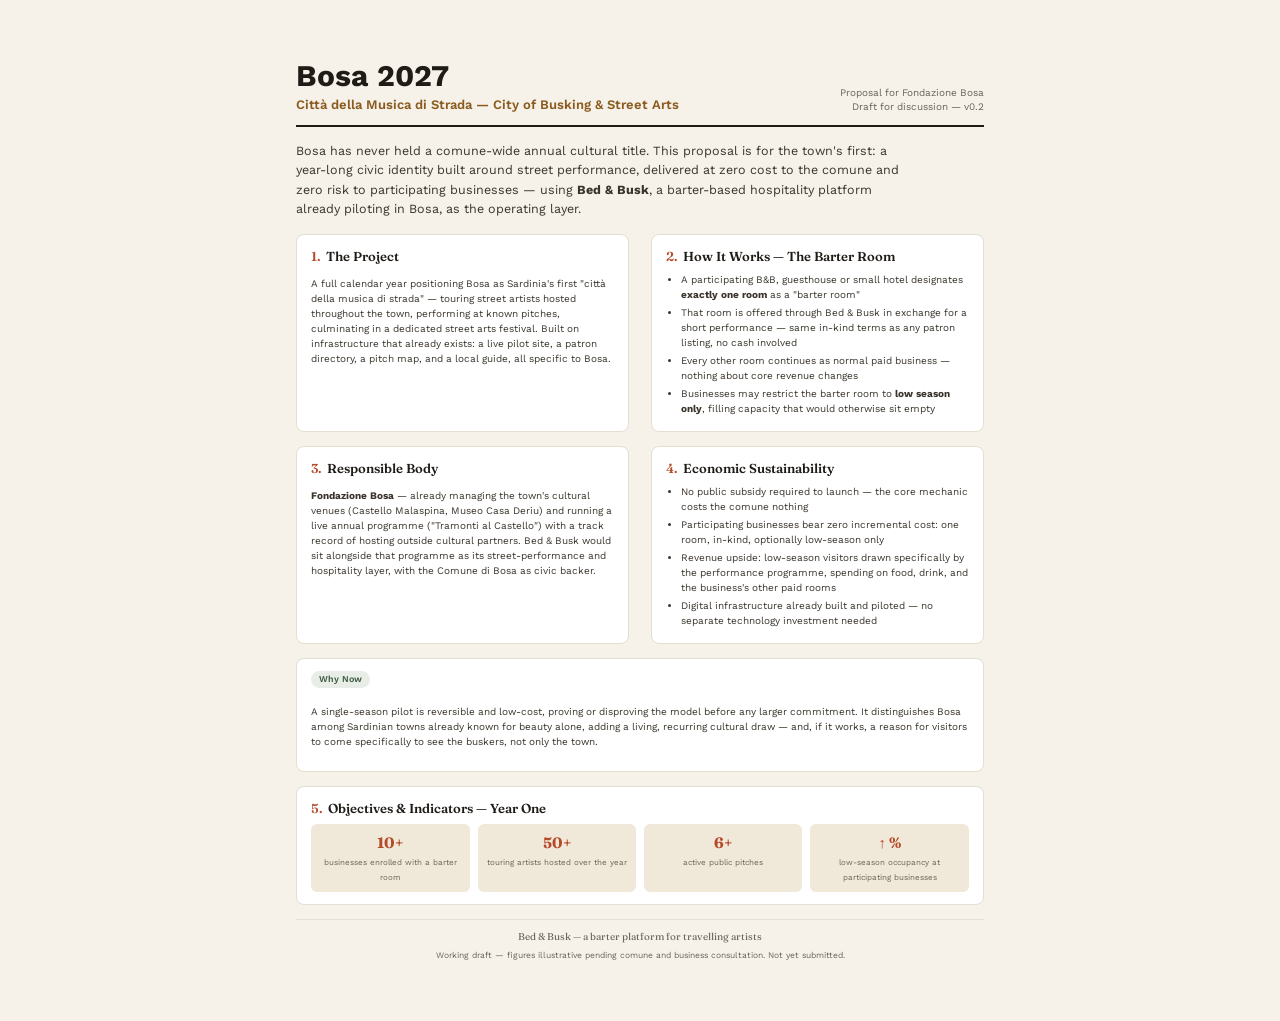
<file: bosa-2027-pitch (1).html>
<!doctype html>
<html lang="en">
<head>
<meta charset="utf-8">
<title>Bosa 2027 — City of Busking &amp; Street Arts</title>
<link rel="stylesheet" href="https://fonts.googleapis.com/css2?family=Fraunces:opsz,wght@9..144,600;9..144,700&family=Work+Sans:wght@400;500;600&display=swap">
<style>
  :root {
    --bg: #F6F2E9; --surface:#FFFFFF; --border:#E5DFD1;
    --text:#1F1B16; --text-muted:#6B6259; --text-body:#3A342C;
    --rust:#B54A2A; --rust-bg:#F0E8D8; --rust-text:#8A5A1E;
    --sage:#4C6B52; --sage-bg:#E8EEE7; --sage-text:#3E5A43;
  }
  * { box-sizing: border-box; }
  @page { size: A4; margin: 14mm; }
  body {
    margin: 0; background: var(--bg); color: var(--text);
    font-family: 'Work Sans', -apple-system, sans-serif;
    font-size: 10.5px; line-height: 1.45;
  }
  .sheet { max-width: 210mm; margin: 0 auto; padding: 16mm 14mm; background: var(--bg); }
  h1, h2, h3 { font-family: 'Fraunces', Georgia, serif; margin: 0; }
  .masthead { display:flex; justify-content:space-between; align-items:flex-end; border-bottom:2px solid var(--text); padding-bottom:10px; margin-bottom:14px; }
  .masthead .logo { font-size:13px; font-weight:700; color:var(--text-muted); }
  .title { font-size:30px; font-weight:700; line-height:1.05; }
  .subtitle { font-size:13px; color:var(--rust-text); font-weight:600; margin-top:4px; }
  .meta { font-size:10px; color:var(--text-muted); text-align:right; }
  .lede { font-size:12.5px; color:var(--text-body); line-height:1.55; margin-bottom:16px; max-width: 165mm; }
  .grid { display:grid; grid-template-columns: 1fr 1fr; gap:14px 22px; }
  .full { grid-column: 1 / -1; }
  .card { background:var(--surface); border:1px solid var(--border); border-radius:8px; padding:12px 14px; }
  .card h2 { font-size:13px; font-weight:600; margin-bottom:6px; color:var(--text); }
  .card h2 .num { color:var(--rust); margin-right:5px; }
  .card p, .card li { font-size:10px; color:var(--text-body); line-height:1.5; }
  .card ul { margin:4px 0 0; padding-left:15px; }
  .card ul li { margin-bottom:3px; }
  .tag { display:inline-block; font-size:9px; font-weight:600; padding:2px 8px; border-radius:999px; background:var(--sage-bg); color:var(--sage-text); margin-bottom:6px; }
  .indicators { display:grid; grid-template-columns:repeat(4,1fr); gap:8px; margin-top:4px; }
  .indicator { text-align:center; background:var(--rust-bg); border-radius:6px; padding:8px 4px; }
  .indicator .n { font-family:'Fraunces',serif; font-weight:700; font-size:15px; color:var(--rust); display:block; }
  .indicator .l { font-size:8px; color:var(--text-muted); }
  .footer-strap { text-align:center; margin-top:14px; padding-top:10px; border-top:1px solid var(--border); font-family:'Fraunces',serif; font-size:10px; color:var(--text-muted); }
  .draft-note { font-size:8.5px; color:var(--text-muted); text-align:center; margin-top:4px; }
</style>
</head>
<body>
<div class="sheet">

  <div class="masthead">
    <div>
      <div class="title">Bosa 2027</div>
      <div class="subtitle">Città della Musica di Strada — City of Busking &amp; Street Arts</div>
    </div>
    <div class="meta">Proposal for Fondazione Bosa<br>Draft for discussion — v0.2</div>
  </div>

  <div class="lede">
    Bosa has never held a comune-wide annual cultural title. This proposal is for the town's first: a year-long civic
    identity built around street performance, delivered at zero cost to the comune and zero risk to participating
    businesses — using <strong>Bed &amp; Busk</strong>, a barter-based hospitality platform already piloting in Bosa,
    as the operating layer.
  </div>

  <div class="grid">

    <div class="card">
      <h2><span class="num">1.</span>The Project</h2>
      <p>A full calendar year positioning Bosa as Sardinia's first "città della musica di strada" — touring street
      artists hosted throughout the town, performing at known pitches, culminating in a dedicated street arts
      festival. Built on infrastructure that already exists: a live pilot site, a patron directory, a pitch map, and
      a local guide, all specific to Bosa.</p>
    </div>

    <div class="card">
      <h2><span class="num">2.</span>How It Works — The Barter Room</h2>
      <ul>
        <li>A participating B&amp;B, guesthouse or small hotel designates <strong>exactly one room</strong> as a "barter room"</li>
        <li>That room is offered through Bed &amp; Busk in exchange for a short performance — same in-kind terms as any patron listing, no cash involved</li>
        <li>Every other room continues as normal paid business — nothing about core revenue changes</li>
        <li>Businesses may restrict the barter room to <strong>low season only</strong>, filling capacity that would otherwise sit empty</li>
      </ul>
    </div>

    <div class="card">
      <h2><span class="num">3.</span>Responsible Body</h2>
      <p><strong>Fondazione Bosa</strong> — already managing the town's cultural venues (Castello Malaspina, Museo
      Casa Deriu) and running a live annual programme ("Tramonti al Castello") with a track record of hosting
      outside cultural partners. Bed &amp; Busk would sit alongside that programme as its street-performance and
      hospitality layer, with the Comune di Bosa as civic backer.</p>
    </div>

    <div class="card">
      <h2><span class="num">4.</span>Economic Sustainability</h2>
      <ul>
        <li>No public subsidy required to launch — the core mechanic costs the comune nothing</li>
        <li>Participating businesses bear zero incremental cost: one room, in-kind, optionally low-season only</li>
        <li>Revenue upside: low-season visitors drawn specifically by the performance programme, spending on food, drink, and the business's other paid rooms</li>
        <li>Digital infrastructure already built and piloted — no separate technology investment needed</li>
      </ul>
    </div>

    <div class="card full">
      <span class="tag">Why Now</span>
      <p>A single-season pilot is reversible and low-cost, proving or disproving the model before any larger
      commitment. It distinguishes Bosa among Sardinian towns already known for beauty alone, adding a living,
      recurring cultural draw — and, if it works, a reason for visitors to come specifically to see the buskers, not
      only the town.</p>
    </div>

    <div class="card full">
      <h2><span class="num">5.</span>Objectives &amp; Indicators — Year One</h2>
      <div class="indicators">
        <div class="indicator"><span class="n">10+</span><span class="l">businesses enrolled with a barter room</span></div>
        <div class="indicator"><span class="n">50+</span><span class="l">touring artists hosted over the year</span></div>
        <div class="indicator"><span class="n">6+</span><span class="l">active public pitches</span></div>
        <div class="indicator"><span class="n">↑ %</span><span class="l">low-season occupancy at participating businesses</span></div>
      </div>
    </div>

  </div>

  <div class="footer-strap">Bed &amp; Busk — a barter platform for travelling artists</div>
  <div class="draft-note">Working draft — figures illustrative pending comune and business consultation. Not yet submitted.</div>

</div>
</body>
</html>
</file>
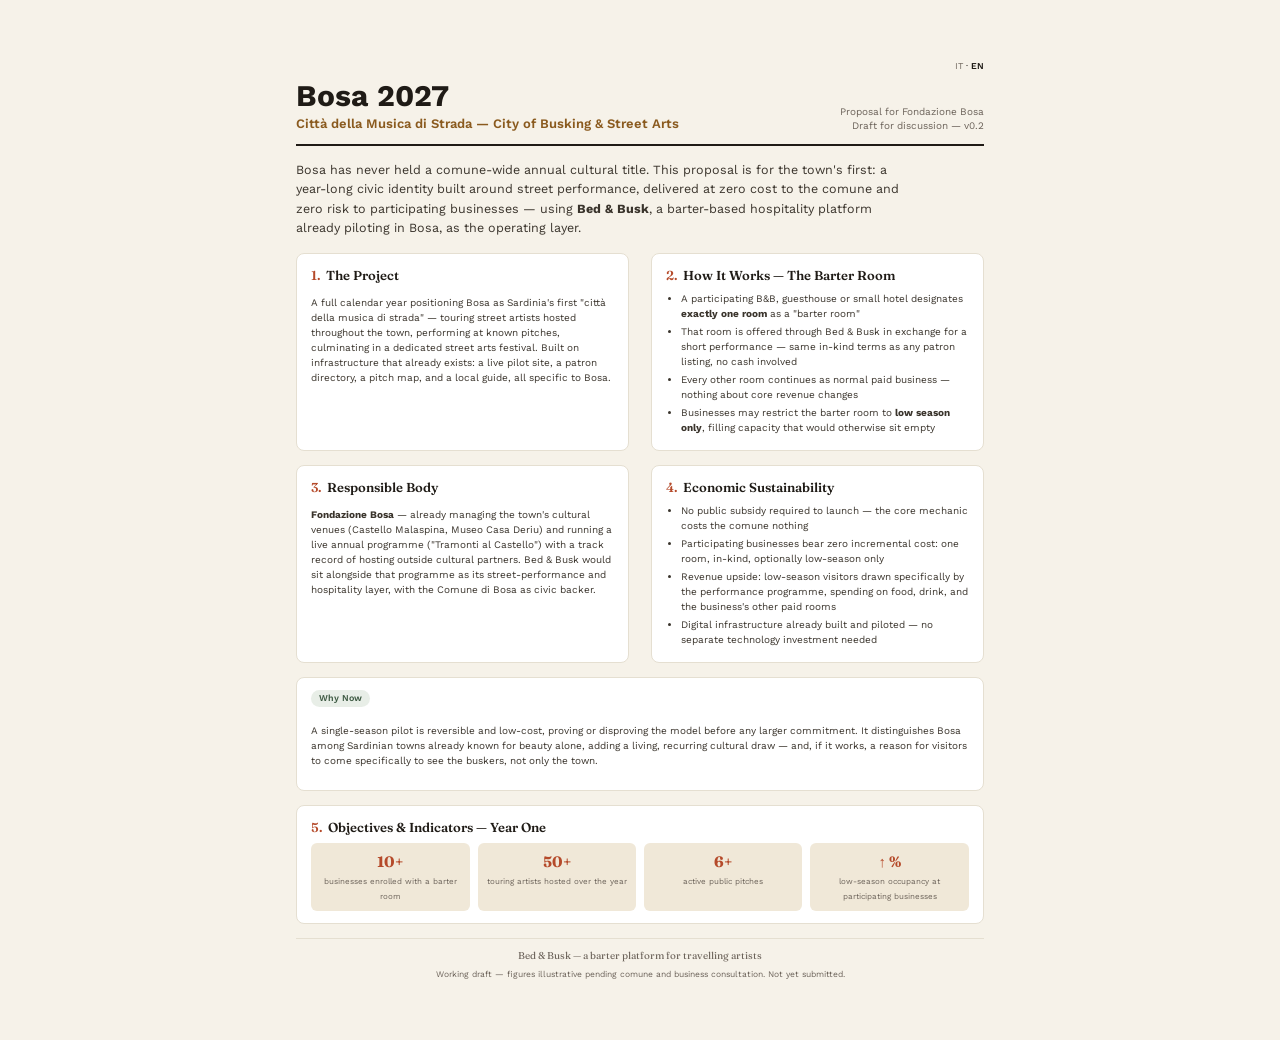
<file: bosa-2027-pitch (2).html>
<!doctype html>
<html lang="en">
<head>
<meta charset="utf-8">
<title>Bosa 2027 — City of Busking &amp; Street Arts</title>
<link rel="stylesheet" href="https://fonts.googleapis.com/css2?family=Fraunces:opsz,wght@9..144,600;9..144,700&family=Work+Sans:wght@400;500;600&display=swap">
<style>
  :root {
    --bg: #F6F2E9; --surface:#FFFFFF; --border:#E5DFD1;
    --text:#1F1B16; --text-muted:#6B6259; --text-body:#3A342C;
    --rust:#B54A2A; --rust-bg:#F0E8D8; --rust-text:#8A5A1E;
    --sage:#4C6B52; --sage-bg:#E8EEE7; --sage-text:#3E5A43;
  }
  * { box-sizing: border-box; }
  @page { size: A4; margin: 14mm; }
  body {
    margin: 0; background: var(--bg); color: var(--text);
    font-family: 'Work Sans', -apple-system, sans-serif;
    font-size: 10.5px; line-height: 1.45;
  }
  .sheet { max-width: 210mm; margin: 0 auto; padding: 16mm 14mm; background: var(--bg); }
  h1, h2, h3 { font-family: 'Fraunces', Georgia, serif; margin: 0; }
  .masthead { display:flex; justify-content:space-between; align-items:flex-end; border-bottom:2px solid var(--text); padding-bottom:10px; margin-bottom:14px; }
  .masthead .logo { font-size:13px; font-weight:700; color:var(--text-muted); }
  .title { font-size:30px; font-weight:700; line-height:1.05; }
  .subtitle { font-size:13px; color:var(--rust-text); font-weight:600; margin-top:4px; }
  .meta { font-size:10px; color:var(--text-muted); text-align:right; }
  .lede { font-size:12.5px; color:var(--text-body); line-height:1.55; margin-bottom:16px; max-width: 165mm; }
  .grid { display:grid; grid-template-columns: 1fr 1fr; gap:14px 22px; }
  .full { grid-column: 1 / -1; }
  .card { background:var(--surface); border:1px solid var(--border); border-radius:8px; padding:12px 14px; }
  .card h2 { font-size:13px; font-weight:600; margin-bottom:6px; color:var(--text); }
  .card h2 .num { color:var(--rust); margin-right:5px; }
  .card p, .card li { font-size:10px; color:var(--text-body); line-height:1.5; }
  .card ul { margin:4px 0 0; padding-left:15px; }
  .card ul li { margin-bottom:3px; }
  .tag { display:inline-block; font-size:9px; font-weight:600; padding:2px 8px; border-radius:999px; background:var(--sage-bg); color:var(--sage-text); margin-bottom:6px; }
  .indicators { display:grid; grid-template-columns:repeat(4,1fr); gap:8px; margin-top:4px; }
  .indicator { text-align:center; background:var(--rust-bg); border-radius:6px; padding:8px 4px; }
  .indicator .n { font-family:'Fraunces',serif; font-weight:700; font-size:15px; color:var(--rust); display:block; }
  .indicator .l { font-size:8px; color:var(--text-muted); }
  .footer-strap { text-align:center; margin-top:14px; padding-top:10px; border-top:1px solid var(--border); font-family:'Fraunces',serif; font-size:10px; color:var(--text-muted); }
  .draft-note { font-size:8.5px; color:var(--text-muted); text-align:center; margin-top:4px; }
  .lang-switch { text-align:right; font-size:9px; margin-bottom:6px; }
  .lang-switch a { color:var(--text-muted); text-decoration:none; }
  .lang-switch a:hover { color:var(--rust); }
  .lang-switch .current { color:var(--text); font-weight:600; }
  @media print { .lang-switch { display:none; } }
</style>
</head>
<body>
<div class="sheet">

  <div class="lang-switch"><a href="bosa-2027-pitch-it.html">IT</a> · <span class="current">EN</span></div>

  <div class="masthead">
    <div>
      <div class="title">Bosa 2027</div>
      <div class="subtitle">Città della Musica di Strada — City of Busking &amp; Street Arts</div>
    </div>
    <div class="meta">Proposal for Fondazione Bosa<br>Draft for discussion — v0.2</div>
  </div>

  <div class="lede">
    Bosa has never held a comune-wide annual cultural title. This proposal is for the town's first: a year-long civic
    identity built around street performance, delivered at zero cost to the comune and zero risk to participating
    businesses — using <strong>Bed &amp; Busk</strong>, a barter-based hospitality platform already piloting in Bosa,
    as the operating layer.
  </div>

  <div class="grid">

    <div class="card">
      <h2><span class="num">1.</span>The Project</h2>
      <p>A full calendar year positioning Bosa as Sardinia's first "città della musica di strada" — touring street
      artists hosted throughout the town, performing at known pitches, culminating in a dedicated street arts
      festival. Built on infrastructure that already exists: a live pilot site, a patron directory, a pitch map, and
      a local guide, all specific to Bosa.</p>
    </div>

    <div class="card">
      <h2><span class="num">2.</span>How It Works — The Barter Room</h2>
      <ul>
        <li>A participating B&amp;B, guesthouse or small hotel designates <strong>exactly one room</strong> as a "barter room"</li>
        <li>That room is offered through Bed &amp; Busk in exchange for a short performance — same in-kind terms as any patron listing, no cash involved</li>
        <li>Every other room continues as normal paid business — nothing about core revenue changes</li>
        <li>Businesses may restrict the barter room to <strong>low season only</strong>, filling capacity that would otherwise sit empty</li>
      </ul>
    </div>

    <div class="card">
      <h2><span class="num">3.</span>Responsible Body</h2>
      <p><strong>Fondazione Bosa</strong> — already managing the town's cultural venues (Castello Malaspina, Museo
      Casa Deriu) and running a live annual programme ("Tramonti al Castello") with a track record of hosting
      outside cultural partners. Bed &amp; Busk would sit alongside that programme as its street-performance and
      hospitality layer, with the Comune di Bosa as civic backer.</p>
    </div>

    <div class="card">
      <h2><span class="num">4.</span>Economic Sustainability</h2>
      <ul>
        <li>No public subsidy required to launch — the core mechanic costs the comune nothing</li>
        <li>Participating businesses bear zero incremental cost: one room, in-kind, optionally low-season only</li>
        <li>Revenue upside: low-season visitors drawn specifically by the performance programme, spending on food, drink, and the business's other paid rooms</li>
        <li>Digital infrastructure already built and piloted — no separate technology investment needed</li>
      </ul>
    </div>

    <div class="card full">
      <span class="tag">Why Now</span>
      <p>A single-season pilot is reversible and low-cost, proving or disproving the model before any larger
      commitment. It distinguishes Bosa among Sardinian towns already known for beauty alone, adding a living,
      recurring cultural draw — and, if it works, a reason for visitors to come specifically to see the buskers, not
      only the town.</p>
    </div>

    <div class="card full">
      <h2><span class="num">5.</span>Objectives &amp; Indicators — Year One</h2>
      <div class="indicators">
        <div class="indicator"><span class="n">10+</span><span class="l">businesses enrolled with a barter room</span></div>
        <div class="indicator"><span class="n">50+</span><span class="l">touring artists hosted over the year</span></div>
        <div class="indicator"><span class="n">6+</span><span class="l">active public pitches</span></div>
        <div class="indicator"><span class="n">↑ %</span><span class="l">low-season occupancy at participating businesses</span></div>
      </div>
    </div>

  </div>

  <div class="footer-strap">Bed &amp; Busk — a barter platform for travelling artists</div>
  <div class="draft-note">Working draft — figures illustrative pending comune and business consultation. Not yet submitted.</div>

</div>
</body>
</html>
</file>
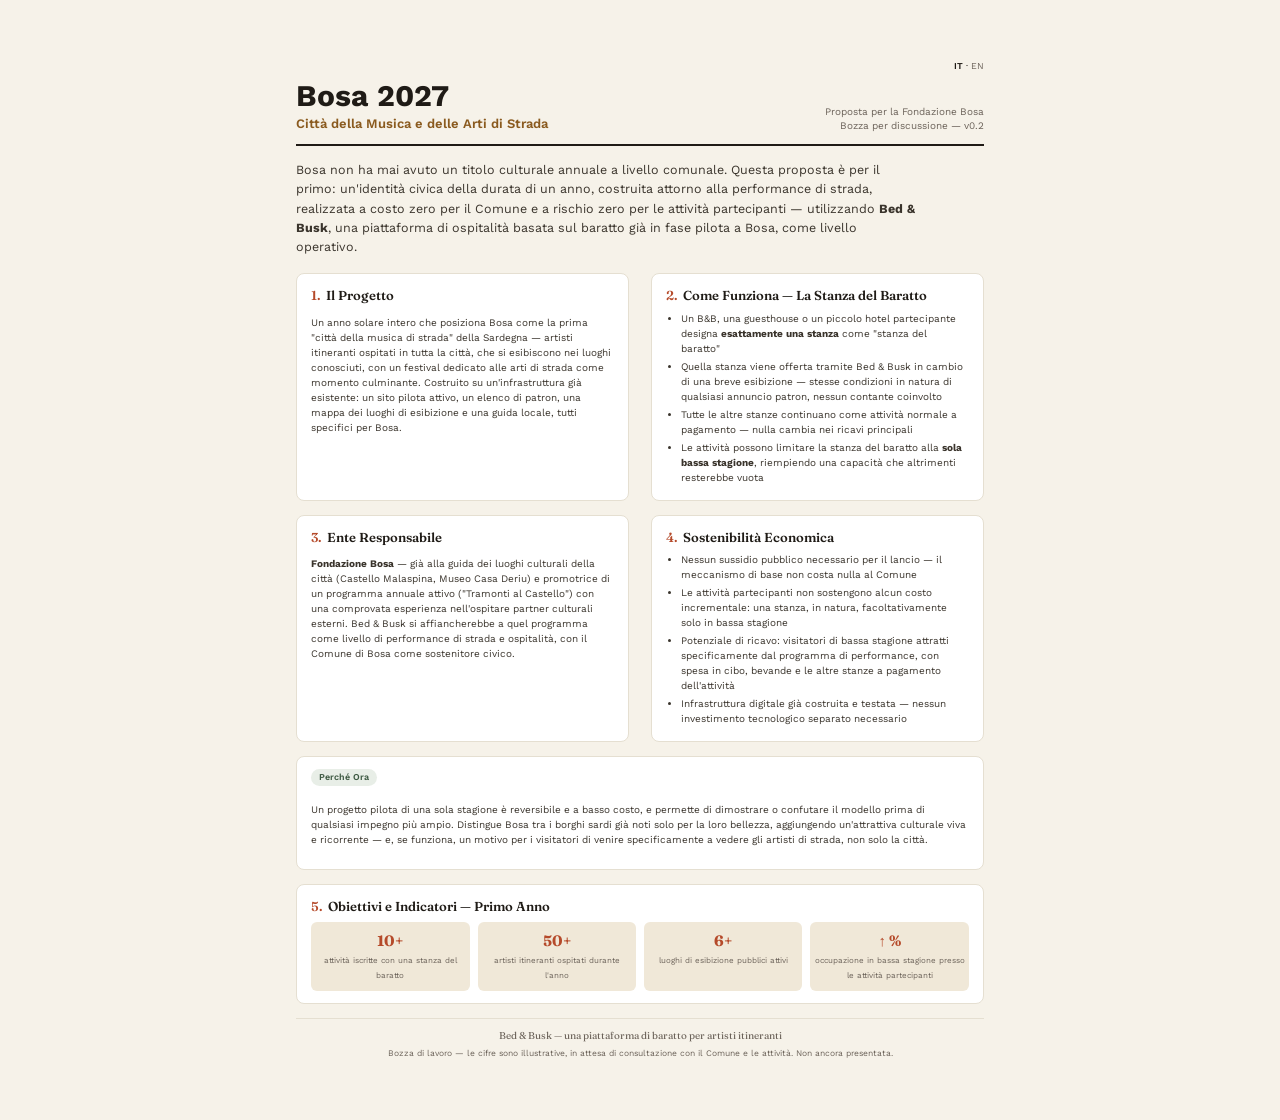
<file: bosa-2027-pitch-it.html>
<!doctype html>
<html lang="it">
<head>
<meta charset="utf-8">
<title>Bosa 2027 — Città della Musica e delle Arti di Strada</title>
<link rel="stylesheet" href="https://fonts.googleapis.com/css2?family=Fraunces:opsz,wght@9..144,600;9..144,700&family=Work+Sans:wght@400;500;600&display=swap">
<style>
  :root {
    --bg: #F6F2E9; --surface:#FFFFFF; --border:#E5DFD1;
    --text:#1F1B16; --text-muted:#6B6259; --text-body:#3A342C;
    --rust:#B54A2A; --rust-bg:#F0E8D8; --rust-text:#8A5A1E;
    --sage:#4C6B52; --sage-bg:#E8EEE7; --sage-text:#3E5A43;
  }
  * { box-sizing: border-box; }
  @page { size: A4; margin: 14mm; }
  body {
    margin: 0; background: var(--bg); color: var(--text);
    font-family: 'Work Sans', -apple-system, sans-serif;
    font-size: 10.5px; line-height: 1.45;
  }
  .sheet { max-width: 210mm; margin: 0 auto; padding: 16mm 14mm; background: var(--bg); }
  h1, h2, h3 { font-family: 'Fraunces', Georgia, serif; margin: 0; }
  .lang-switch { text-align:right; font-size:9px; margin-bottom:6px; }
  .lang-switch a { color:var(--text-muted); text-decoration:none; }
  .lang-switch a:hover { color:var(--rust); }
  .lang-switch .current { color:var(--text); font-weight:600; }
  .masthead { display:flex; justify-content:space-between; align-items:flex-end; border-bottom:2px solid var(--text); padding-bottom:10px; margin-bottom:14px; }
  .masthead .logo { font-size:13px; font-weight:700; color:var(--text-muted); }
  .title { font-size:30px; font-weight:700; line-height:1.05; }
  .subtitle { font-size:13px; color:var(--rust-text); font-weight:600; margin-top:4px; }
  .meta { font-size:10px; color:var(--text-muted); text-align:right; }
  .lede { font-size:12.5px; color:var(--text-body); line-height:1.55; margin-bottom:16px; max-width: 165mm; }
  .grid { display:grid; grid-template-columns: 1fr 1fr; gap:14px 22px; }
  .full { grid-column: 1 / -1; }
  .card { background:var(--surface); border:1px solid var(--border); border-radius:8px; padding:12px 14px; }
  .card h2 { font-size:13px; font-weight:600; margin-bottom:6px; color:var(--text); }
  .card h2 .num { color:var(--rust); margin-right:5px; }
  .card p, .card li { font-size:10px; color:var(--text-body); line-height:1.5; }
  .card ul { margin:4px 0 0; padding-left:15px; }
  .card ul li { margin-bottom:3px; }
  .tag { display:inline-block; font-size:9px; font-weight:600; padding:2px 8px; border-radius:999px; background:var(--sage-bg); color:var(--sage-text); margin-bottom:6px; }
  .indicators { display:grid; grid-template-columns:repeat(4,1fr); gap:8px; margin-top:4px; }
  .indicator { text-align:center; background:var(--rust-bg); border-radius:6px; padding:8px 4px; }
  .indicator .n { font-family:'Fraunces',serif; font-weight:700; font-size:15px; color:var(--rust); display:block; }
  .indicator .l { font-size:8px; color:var(--text-muted); }
  .footer-strap { text-align:center; margin-top:14px; padding-top:10px; border-top:1px solid var(--border); font-family:'Fraunces',serif; font-size:10px; color:var(--text-muted); }
  .draft-note { font-size:8.5px; color:var(--text-muted); text-align:center; margin-top:4px; }
  @media print { .lang-switch { display:none; } }
</style>
</head>
<body>
<div class="sheet">

  <div class="lang-switch"><span class="current">IT</span> · <a href="bosa-2027-pitch.html">EN</a></div>

  <div class="masthead">
    <div>
      <div class="title">Bosa 2027</div>
      <div class="subtitle">Città della Musica e delle Arti di Strada</div>
    </div>
    <div class="meta">Proposta per la Fondazione Bosa<br>Bozza per discussione — v0.2</div>
  </div>

  <div class="lede">
    Bosa non ha mai avuto un titolo culturale annuale a livello comunale. Questa proposta è per il primo: un'identità
    civica della durata di un anno, costruita attorno alla performance di strada, realizzata a costo zero per il
    Comune e a rischio zero per le attività partecipanti — utilizzando <strong>Bed &amp; Busk</strong>, una
    piattaforma di ospitalità basata sul baratto già in fase pilota a Bosa, come livello operativo.
  </div>

  <div class="grid">

    <div class="card">
      <h2><span class="num">1.</span>Il Progetto</h2>
      <p>Un anno solare intero che posiziona Bosa come la prima "città della musica di strada" della Sardegna —
      artisti itineranti ospitati in tutta la città, che si esibiscono nei luoghi conosciuti, con un festival
      dedicato alle arti di strada come momento culminante. Costruito su un'infrastruttura già esistente: un sito
      pilota attivo, un elenco di patron, una mappa dei luoghi di esibizione e una guida locale, tutti specifici
      per Bosa.</p>
    </div>

    <div class="card">
      <h2><span class="num">2.</span>Come Funziona — La Stanza del Baratto</h2>
      <ul>
        <li>Un B&amp;B, una guesthouse o un piccolo hotel partecipante designa <strong>esattamente una stanza</strong> come "stanza del baratto"</li>
        <li>Quella stanza viene offerta tramite Bed &amp; Busk in cambio di una breve esibizione — stesse condizioni in natura di qualsiasi annuncio patron, nessun contante coinvolto</li>
        <li>Tutte le altre stanze continuano come attività normale a pagamento — nulla cambia nei ricavi principali</li>
        <li>Le attività possono limitare la stanza del baratto alla <strong>sola bassa stagione</strong>, riempiendo una capacità che altrimenti resterebbe vuota</li>
      </ul>
    </div>

    <div class="card">
      <h2><span class="num">3.</span>Ente Responsabile</h2>
      <p><strong>Fondazione Bosa</strong> — già alla guida dei luoghi culturali della città (Castello Malaspina,
      Museo Casa Deriu) e promotrice di un programma annuale attivo ("Tramonti al Castello") con una comprovata
      esperienza nell'ospitare partner culturali esterni. Bed &amp; Busk si affiancherebbe a quel programma come
      livello di performance di strada e ospitalità, con il Comune di Bosa come sostenitore civico.</p>
    </div>

    <div class="card">
      <h2><span class="num">4.</span>Sostenibilità Economica</h2>
      <ul>
        <li>Nessun sussidio pubblico necessario per il lancio — il meccanismo di base non costa nulla al Comune</li>
        <li>Le attività partecipanti non sostengono alcun costo incrementale: una stanza, in natura, facoltativamente solo in bassa stagione</li>
        <li>Potenziale di ricavo: visitatori di bassa stagione attratti specificamente dal programma di performance, con spesa in cibo, bevande e le altre stanze a pagamento dell'attività</li>
        <li>Infrastruttura digitale già costruita e testata — nessun investimento tecnologico separato necessario</li>
      </ul>
    </div>

    <div class="card full">
      <span class="tag">Perché Ora</span>
      <p>Un progetto pilota di una sola stagione è reversibile e a basso costo, e permette di dimostrare o confutare
      il modello prima di qualsiasi impegno più ampio. Distingue Bosa tra i borghi sardi già noti solo per la loro
      bellezza, aggiungendo un'attrattiva culturale viva e ricorrente — e, se funziona, un motivo per i visitatori di
      venire specificamente a vedere gli artisti di strada, non solo la città.</p>
    </div>

    <div class="card full">
      <h2><span class="num">5.</span>Obiettivi e Indicatori — Primo Anno</h2>
      <div class="indicators">
        <div class="indicator"><span class="n">10+</span><span class="l">attività iscritte con una stanza del baratto</span></div>
        <div class="indicator"><span class="n">50+</span><span class="l">artisti itineranti ospitati durante l'anno</span></div>
        <div class="indicator"><span class="n">6+</span><span class="l">luoghi di esibizione pubblici attivi</span></div>
        <div class="indicator"><span class="n">↑ %</span><span class="l">occupazione in bassa stagione presso le attività partecipanti</span></div>
      </div>
    </div>

  </div>

  <div class="footer-strap">Bed &amp; Busk — una piattaforma di baratto per artisti itineranti</div>
  <div class="draft-note">Bozza di lavoro — le cifre sono illustrative, in attesa di consultazione con il Comune e le attività. Non ancora presentata.</div>

</div>
</body>
</html>
</file>
